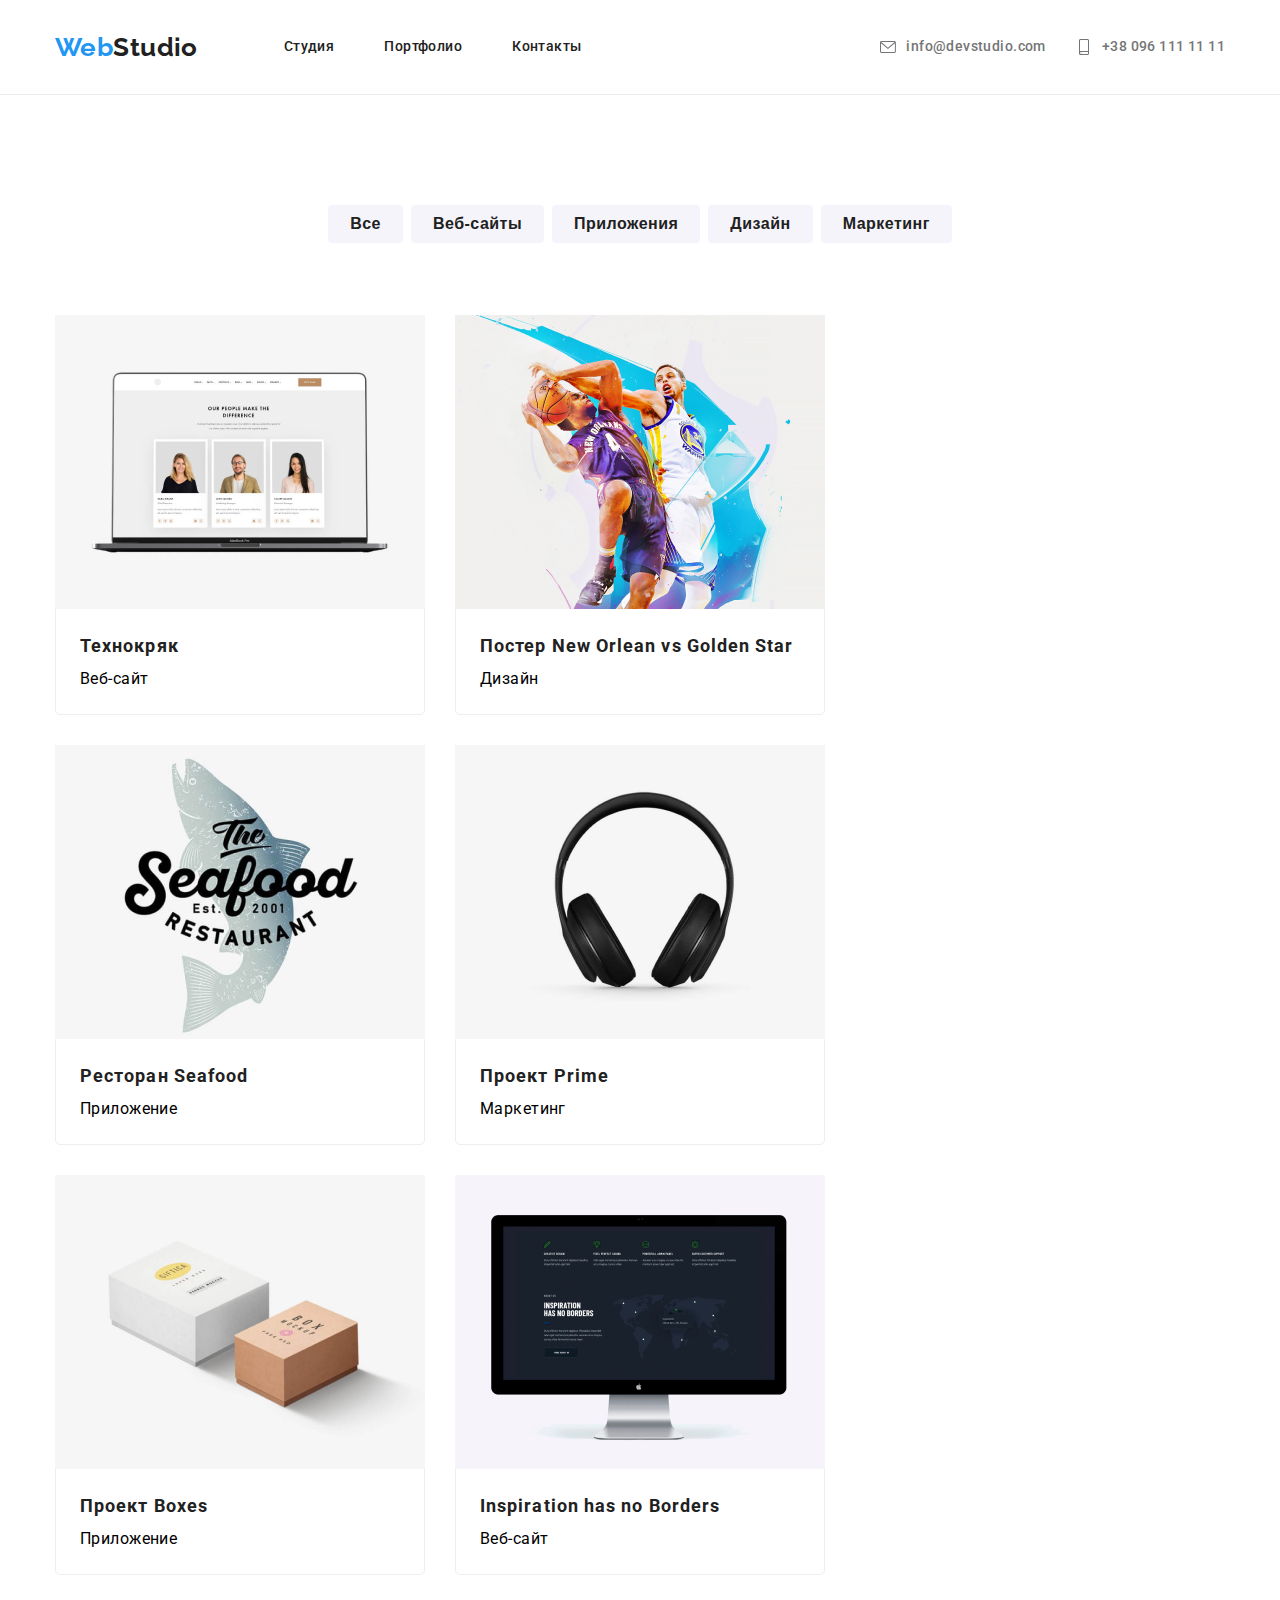
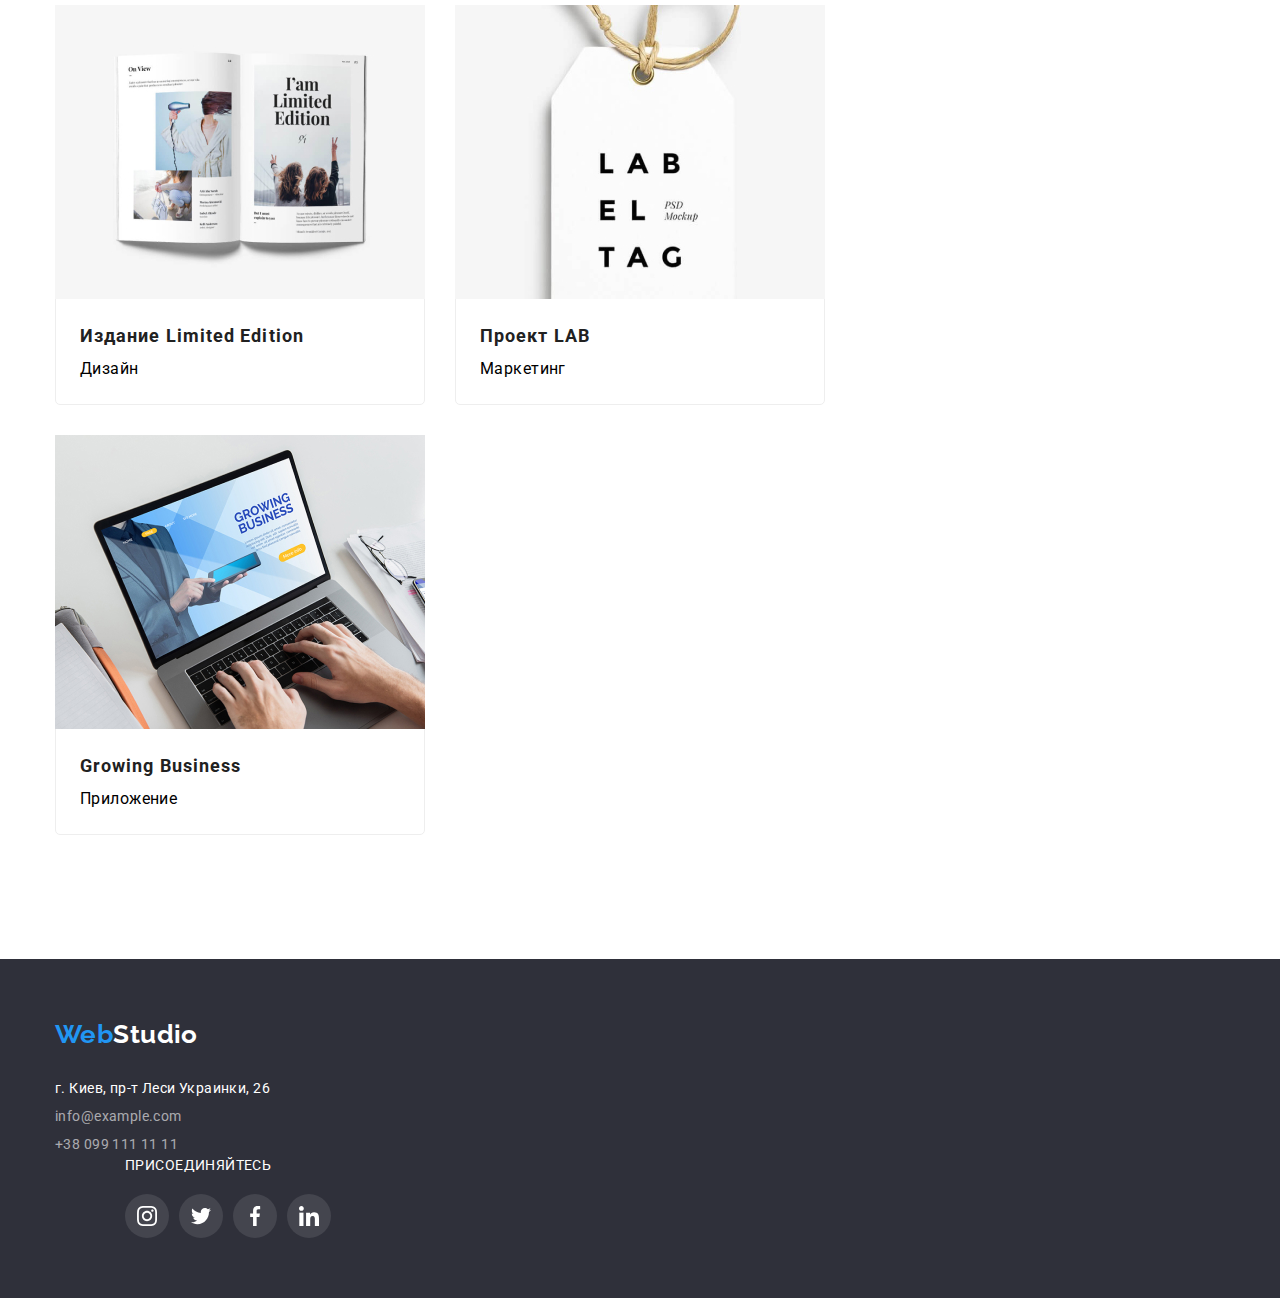
<file: portfolio.html>
<!DOCTYPE html>
<html lang="en">
<head>
    <meta charset="UTF-8">
    <meta name="viewport" content="width=device-width, initial-scale=1.0">
    <title>Document</title>
    <link rel="stylesheet" href="./css/styles.css">
    <link rel="preconnect" href="https://fonts.gstatic.com">
    <link href="https://fonts.googleapis.com/css2?family=Roboto:wght@400;500;700;900&display=swap" rel="stylesheet">
    <link rel="preconnect" href="https://fonts.gstatic.com">
    <link href="https://fonts.googleapis.com/css2?family=Raleway:wght@700&family=Roboto:wght@400;500;700&display=swap"
        rel="stylesheet">
</head>
<body>
    <!-- Шапка сайта -->
    <header>
        <div class="container header">
            <nav class="navigation">
                <a class="navigation-logo" href="./">
                    <span class="navigation-logo-web">Web</span><span class="navigation-logo-studio">Studio</span>
                </a>
                <ul class=header-list>
                    <li><a class=header-list-element href="./" class="current">Студия</a>
                    </li>
                    <li><a class=header-list-element href="./portfolio.html">Портфолио</a>
                    </li>
                    <li><a class=header-list-element href="./">Контакты</a>
                    </li>
                </ul>
            </nav>
            <ul class=header-address>
                <li>
                    <a class="header-address-element" href="mailto:info@devstudio.com">
                        <svg class="email-svg" width=16px height=16px>
                            <use href="./sprite.svg#icon-envelope"></use>
                        </svg>
                        info@devstudio.com
                    </a>
                </li>
                <li>
                    <a class="header-address-element" href="tel:+380961111111">
                        <svg class="smartphone-svg" width=16px height=16px>
                            <use href="./sprite.svg#icon-smartphone"></use>
                        </svg>
                        +38 096 111 11 11
                    </a>
                </li>
            </ul>
        </div>
    
    </header>
    <main>
        <div  >
            <div class="container">
                <div class="navigation-list" >
                    <h1 style="display:none">Список проектов</h1>
                    <nav class="portfolio-navigation">
                        <ul class="portfolio-button">
                            <li><button class="portfolio-button-list">Все</button> </li>
                            <li><button class="portfolio-button-list">Веб-сайты</button> </li>
                            <li><button class="portfolio-button-list">Приложения</button> </li>
                            <li><button class="portfolio-button-list">Дизайн</button> </li>
                            <li><button class="portfolio-button-list">Маркетинг</button> </li>
                        </ul>
                    </nav>
                </div>
            </div>
               <div class="container" >
                <ul class="portfolio-section item">
                    <li >
                        <div class="portfolio-item">
                            <a href="#"><img src="./Images/portfolio-images/technok.jpg" alt="Ноутбук" width="370">
                                <div class="portfolio-section-content">
                                    <h2>Технокряк</h2>
                                    <p>Веб-сайт</p>
                                </div>
                            </a>
                        </div>
                    </li>
                    <li>
                        <div class="portfolio-item">
                            <a href="#"><img src="./Images/portfolio-images/new-orlean.jpg" alt="Баскетболисты" width="370">
                                <div class="portfolio-section-content">
                                    <h2>Постер New Orlean vs Golden Star</h2>
                                    <p>Дизайн</p>
                                </div>
                            </a>
                        </div>
                    </li>
                    <li>
                        <div class="portfolio-item">
                            <a href="#"><img src="./Images/portfolio-images/seafood.jpg" alt="Логотип Ресторана" width="370">
                                <div class="portfolio-section-content">
                                    <h2>Ресторан Seafood</h2>
                                    <p>Приложение</p>
                                </div>
                            </a>
                        </div>
                    </li>
                    <li>
                        <div class="portfolio-item">
                            <a href="#"><img src="./Images/portfolio-images/prime.jpg" alt="Наушники" width="370">
                                <div class="portfolio-section-content">
                                    <h2>Проект Prime</h2>
                                    <p>Маркетинг</p>
                                </div>
                            </a>
                        </div>
                    </li>
                    <li>
                        <div class="portfolio-item">
                            <a href="#"><img src="./Images/portfolio-images/boxes.jpg" alt="Коробки" width="370">
                                <div class="portfolio-section-content">
                                    <h2>Проект Boxes</h2>
                                    <p>Приложение</p>
                                </div>
                            </a>
                        </div>
                    </li>
                    <li>
                        <div class="portfolio-item">
                            <a href="#"><img src="./Images/portfolio-images/inspiration.jpg" alt="Монитор" width="370">
                                <div class="portfolio-section-content">
                                    <h2>Inspiration has no Borders</h2>
                                    <p>Веб-сайт</p>
                                </div>
                        </div>
                    </li>
                    <li>
                        <div class="portfolio-item">
                            <a href="#"><img src="./Images/portfolio-images/limited.jpg" alt="Книга" width="370">
                                <div class="portfolio-section-content">
                                    <h2>Издание Limited Edition</h2>
                                    <p>Дизайн</p>
                                </div>
                            </a>
                        </div>
                    </li>
                    <li>
                        <div class="portfolio-item">
                            <a href="#"><img src="./Images/portfolio-images/lab.jpg" alt="Бирка" width="370">
                                <div class="portfolio-section-content">
                                    <h2>Проект LAB</h2>
                                    <p>Маркетинг</p>
                                </div>
                            </a>
                        </div>
                    </li>
                    <li>
                        <div class="portfolio-item">
                            <a href="#"><img src="./Images/portfolio-images/growing.jpg" alt="Ноутбук" width="370">
                                <div class="portfolio-section-content">
                                    <h2>Growing Business</h2>
                                    <p>Приложение</p>
                                </div>
                            </a>
                        </div>
                    </li>
                
                </ul>
               </div>
            </div>
        

    </main>

    <!-- Подвал -->
    <footer class="footer">
        <div class="container inline-footer">
            <div class="footer-items">
                <a class="navigation-logo" href="./index.html">
                    <span class="navigation-logo-web">Web</span><span class="navigation-logo-studio-white">Studio
                    </span>
                </a>
                <address class="address">
                    <ul>
                        <li>
                            <a class="address-list-address" href="#">г. Киев, пр-т Леси Украинки, 26</a>
                        </li>
                        <li>
                            <a class="address-list-mail" href="mailto:info@example.com">info@example.com</a>
                        </li>
                        <li>
                            <a class="address-list-tel" href="tel:+380991111111">+38 099 111 11 11</a>
                        </li>
                    </ul>
                </address>
            </div>
    
            <div class="social-footer">
                <p class="title-footer">присоединяйтесь</p>
                <ul class="social-footer-list">
                    <li class="social-footer-item">
                        <a href="#" class="social-footer-link">
                            <svg class="footer-svg" width="20" height="20">
                                <use href="./sprite.svg#icon-instagram-2"></use>
                            </svg>
                        </a>
                    </li>
                    <li class="social-footer-item">
                        <a href="#" class="social-footer-link">
                            <svg class="footer-svg" width="20" height="20">
                                <use href="./sprite.svg#icon-twitter-1"></use>
                            </svg>
                        </a>
                    </li>
                    <li class="social-footer-item">
                        <a href="#" class="social-footer-link">
                            <svg class="footer-svg" width="20" height="20">
                                <use href="./sprite.svg#icon-facebook-1"></use>
                            </svg>
                        </a>
                    </li>
                    <li class="social-footer-item">
                        <a href="#" class="social-footer-link">
                            <svg class="footer-svg" width="20" height="20">
                                <use href="./sprite.svg#icon-linkedin-1"></use>
                            </svg>
                        </a>
                    </li>
                </ul>
            </div>
        </div>
    </footer>
</body>
</html>
</file>
<file: css/styles.css>
:root {
  font-family: "Roboto", Times, serif;
  --main-color: #212121;
  --accent-color: #2196f3;
}

body {
  padding: 0;
  margin: 0;
  font-weight: 400;
  font-size: 14px;
  line-height: 1.71;
  letter-spacing: 0.03em;
}
* {
  padding: 0px;
  margin: 0px;
}
h1,
h2,
h3,
h4,
h5,
h6 {
  color: var(--main-color);
}
a {
  color: inherit;
  text-decoration: none;
  cursor: pointer;
}
a:hover,
a:focus {
  color: var(--accent-color);
}

ul {
  padding: 0;
  margin: 0;
  list-style: none;
}
header {
  border-bottom: 1px solid #ececec;
}

p {
  margin: 0;
}
/* --------- HEADER ---------- */
.current {
  color: var(--accent-color);
}
.container {
  margin-left: auto;
  margin-right: auto;
  padding-left: 15px;
  padding-right: 15px;
  width: 1170px;
}
.header {
  display: flex;
  align-items: center;
  justify-content: space-between;
}

.navigation {
  display: flex;
  align-items: center;
  height: inherit;
}
.navigation-logo {
  margin-right: 86px;
  font-family: raleway;
  font-weight: 700;
  font-size: 26px;
  line-height: 1.17;
  display: inline-block;
  padding-top: 24px;
  padding-bottom: 25px;
  height: inherit;
}
.navigation-logo-web {
  color: var(--accent-color);
}
.navigation-logo-studio {
  color: var(--main-color);
}
.navigation a {
  display: block;
  padding-top: 32px;
  padding-bottom: 32px;
  height: inherit;
}

.header-list {
  display: flex;
}
.header-list li:not(:last-child) {
  margin-right: 50px;
}
.header-list-element {
  font-weight: 500;
  font-size: 14px;
  line-height: 1.14;
  color: var(--main-color);
}
.header-list .header-list-element:hover,
.header-list .header-list-element:focus {
  color: #2196f3;
}
.header-address {
  display: inline-flex;
  align-items: center;
}
.header-address li:not(:last-child) {
  margin-right: 30px;
}
.header-address-element:hover,
.header-address-element:focus {
  color: #2196f3;
}
.header-address-element {
  display: flex;
  font-weight: 500;
  font-size: 14px;
  line-height: 1.14;
  align-items: center;
  color: #757575;
}
.email-svg {
  fill: #757575;
  margin-right: 10px;
}
.smartphone-svg {
  fill: #757575;
  margin-right: 10px;
}
a:focus .email-svg,
a:hover .email-svg {
  fill: #2196f3;
}
a:hover .smartphone-svg,
a:focus .smartphone-svg {
  fill: #2196f3;
}
/* --------- HERO ---------- */
.hero {
  background: #2f303a;
  margin-left: auto;
  margin-right: auto;
  padding-top: 200px;
  padding-bottom: 200px;
  text-align: center;
  background-image: linear-gradient(
      rgba(47, 48, 58, 0.4),
      rgba(47, 48, 58, 0.4)
    ),
    url(../Images/Background.jpg);

  background-size: cover;
}
.hero-header {
  color: #ffffff;
  font-weight: 900;
  font-size: 44px;
  letter-spacing: 0.06em;
  line-height: 1.36;
  text-align: center;
  text-transform: uppercase;
  color: #ffffff;
  margin-top: 0px;
}
.button {
  padding: 10px 32px 10px 32px;
  font-weight: bold;
  font-size: 16px;
  line-height: 1.88;
  background: #2196f3;
  color: white;

  text-align: center;

  border-radius: 4px;
}
/* --------- BENEFITS ---------- */
.benefits {
  padding-top: 94px;
  padding-bottom: 47px;
}
.benefits-list {
  display: flex;
  justify-content: space-between;
}
.benefits-list-item {
  display: flexbox;
  justify-content: center;
  align-items: center;
}
.benefits-list li {
  width: calc((100% - 90px) / 4);
}
.benefits-list-item-header {
  font-weight: 700;
  font-size: 14px;
  line-height: 1.14;
  text-transform: uppercase;
  color: var(--main-color);
  padding-bottom: 10px;
}
.benefits-list-item-paragraph {
  font-size: 14px;
  line-height: 2;
  color: #757575;
}
/* --------- ACTIVITIES ---------- */
.activities {
  margin-left: auto;
  margin-right: auto;
  text-align: space-between;
  padding-bottom: 94px;
  padding-top: 47px;
}
.activities-list {
  display: flex;

  justify-content: center;
}
.activities-header {
  font-weight: bold;
  font-size: 36px;
  line-height: 1.17;
  text-align: center;
  color: var(--main-color);
  margin-bottom: 50px;
}
.activities-header-list {
  padding: 15px;
}
.benefits-svg {
  width: 70px;
  height: 70px;
}
.benefits-container {
  display: flex;
  background-color: #f5f4fa;
  align-items: center;
  justify-content: center;
  width: 270px;
  height: 120px;
  border-radius: 4px;
  margin-bottom: 30px;
}
/* --------- TEAM ---------- */
.team {
  background-color: #f5f4fa;
  padding-top: 94px;
  padding-bottom: 94px;
}

.team-list {
  display: flex;
  justify-content: space-between;
}
.team-header {
  font-weight: bold;
  font-size: 36px;
  line-height: 1.17;
  text-align: center;
  color: var(--main-color);
  padding-bottom: 50px;
}
.team-list-header {
  font-weight: 500;
  font-size: 16px;
  line-height: 1.19;
  text-align: center;

  color: var(--main-color);
}
.team-list-paragraph {
  font-size: 16px;
  line-height: 1.19;
  text-align: center;
  color: #757575;
}

.team-list-content {
  margin-top: -7px;
  background: #ffffff;
  padding: 30px 32px 24px 32px;
  box-shadow: 0px 1px 3px rgba(0, 0, 0, 0.12), 0px 1px 1px rgba(0, 0, 0, 0.14),
    0px 2px 1px rgba(0, 0, 0, 0.2);
  border-radius: 0px 0px 4px 4px;
}
.team-svg-container {
  display: flex;
  justify-content: center;
  align-items: center;
  height: 44px;
  padding-top: 16px;
}
.team-link-svg {
  display: flex;
  align-items: center;
  justify-content: center;
  width: 44px;
  height: 44px;
}
.team-link-svg:hover .team-svg {
  fill: #ffffff;
}
.team-svg {
  fill: #afb1b8;
  width: 20px;
  height: 20px;
}
.team-link-svg:hover {
  background: var(--accent-color);
  border-radius: 50%;
}
/* ------------------------CLIENTS -------------------------*/
.clients {
  padding-bottom: 94px;
  padding-top: 94px;
}
.clients-header {
  color: var(--title-text-color);
  font-size: 36px;
  line-height: 1.16;
  text-align: center;
  padding-bottom: 50px;
}
.clients-list {
  display: flex;
  align-items: center;
  justify-content: space-between;
}
.clients-item-link {
  display: flex;
  align-items: center;
  justify-content: center;
  width: 170px;
  height: 90px;
  border: 1px solid #afb1b8;
  border-radius: 4px;
}
.clients-svg {
  fill: #afb1b8;
}
.clients-item-link:hover {
  border: 1px solid var(--accent-color);
}

.clients-item-link:hover .clients-svg {
  fill: var(--accent-color);
}
/* ------------------- FOOTER --------------------- */
.footer {
  display: flex;
  background-color: #2f303a;
  padding-top: 60px;
  padding-bottom: 60px;
  margin-left: auto;
  margin-right: auto;

  align-items: center;
}
.footer-inline {
  display: flex;
  align-items: baseline;
}
.address {
  width: auto;
  height: auto;

  font-family: Roboto;
  font-style: normal;
  font-weight: normal;
  font-size: 14px;
  line-height: 2;
  color: #ffffff;
}
.address-list-address {
  font-size: 14px;
  line-height: 2;

  color: #ffffff;
}
.address-list-mail {
  font-size: 14px;
  line-height: 2;
  color: rgba(255, 255, 255, 0.6);
}
.address-list-tel {
  font-size: 14px;
  line-height: 2;
  color: rgba(255, 255, 255, 0.6);
}
.navigation-logo {
  padding-top: 0;
}
.navigation-logo-studio-white {
  color: #ffffff;
}

.social-footer {
  margin-left: 70px;
  /* align-content: center; */
  /* padding-top: 10px; */
}

.social-footer-list {
  display: flex;
  justify-content: space-between;
  width: 206px;
}

.title-footer {
  color: #ffffff;
  font-size: 14px;
  line-height: 1.14;
  letter-spacing: 0.03em;
  text-transform: uppercase;
  margin-bottom: 20px;
}

.social-footer-link {
  display: flex;
  align-items: center;
  justify-content: center;
  background: rgba(255, 255, 255, 10%);
  width: 44px;
  height: 44px;
  border-radius: 50%;
}

.footer-svg {
  fill: #ffffff;
}

.social-footer-link:hover {
  background: var(--accent-color);
}

/* ------------------- PORTFOLIO ------------------- */
.portfolio-button-list:hover,
.portfolio-button-list:focus {
  background: #2196f3;
  color: #ffffff;
}
.portfolio-navigation {
  margin-top: 100px;
  display: inline-block;
  justify-content: center;
}
.navigation-list {
  display: flex;
  justify-content: center;
}
.portfolio-button {
  display: list-item;

  background-color: var(-#f5f4fa);

  margin: auto;
  padding: 10px 32px;
  min-width: 200px;
  height: 50px;

  font-weight: 700;
  font-size: 16px;
  line-height: 1.87;
  text-align: center;
}
.portfolio-section {
  display: flex;
  flex-wrap: wrap;
}

.portfolio-section li {
  width: calc((100%-90px) / 3);
}
.portfolio-section .item:nth-last-child(-n + 3) {
  margin-bottom: 0;
}

.portfolio-section .item:nth-child(3n) {
  margin-right: 0;
}
.portfolio-section-content a {
  display: block;
  border-bottom-left-radius: 5px;
  border-bottom-right-radius: 5px;
}
.portfolio-section-content {
  padding: 20px 24px;
  border: 1px solid #eeeeee;

  border-bottom-right-radius: 5px;
  border-bottom-left-radius: 5px;
  background: #ffffff;
  margin-top: -10px;

  margin-bottom: 30px;
  width: 320px;
}

.portfolio-section p {
  font-size: 16px;
  line-height: 1.87;
}

.portfolio-section h2 {
  /* margin: 0 0 4px 0; */

  font-weight: 700;
  font-size: 18px;
  line-height: 2;
  letter-spacing: 0.06em;
}

.portfolio-section a {
  border-bottom-left-radius: 5px;
  border-bottom-right-radius: 5px;
}

.portfolio-button {
  display: flex;
  justify-content: center;
  margin-bottom: 50px;
}

.portfolio-button li:not(:last-child) {
  margin-right: 8px;
}
.portfolio-button-list {
  background-color: #f5f4fa;
  color: var(--main-color);
  text-align: center;
  display: inline-block;
  border: 1px transparent;
  min-width: 73px;
  height: 38px;
  text-decoration: none;
  font-weight: bold;
  border-radius: 4px;
  cursor: pointer;
  padding: 6px 22px;
  font-size: 16px;
  line-height: 1.625;
  letter-spacing: 0.03em;
}
.portfolio-section {
  padding-bottom: 94px;
}
.portfolio-item {
  width: 370;
  height: 405;
  margin-right: 30px;
}
.portfolio-item:hover,
.portfolio-item:focus {
  box-shadow: 0px 1px 1px rgba(0, 0, 0, 0.12), 0px 4px 4px rgba(0, 0, 0, 0.06),
    1px 4px 6px rgba(0, 0, 0, 0.16);
}
</file>
